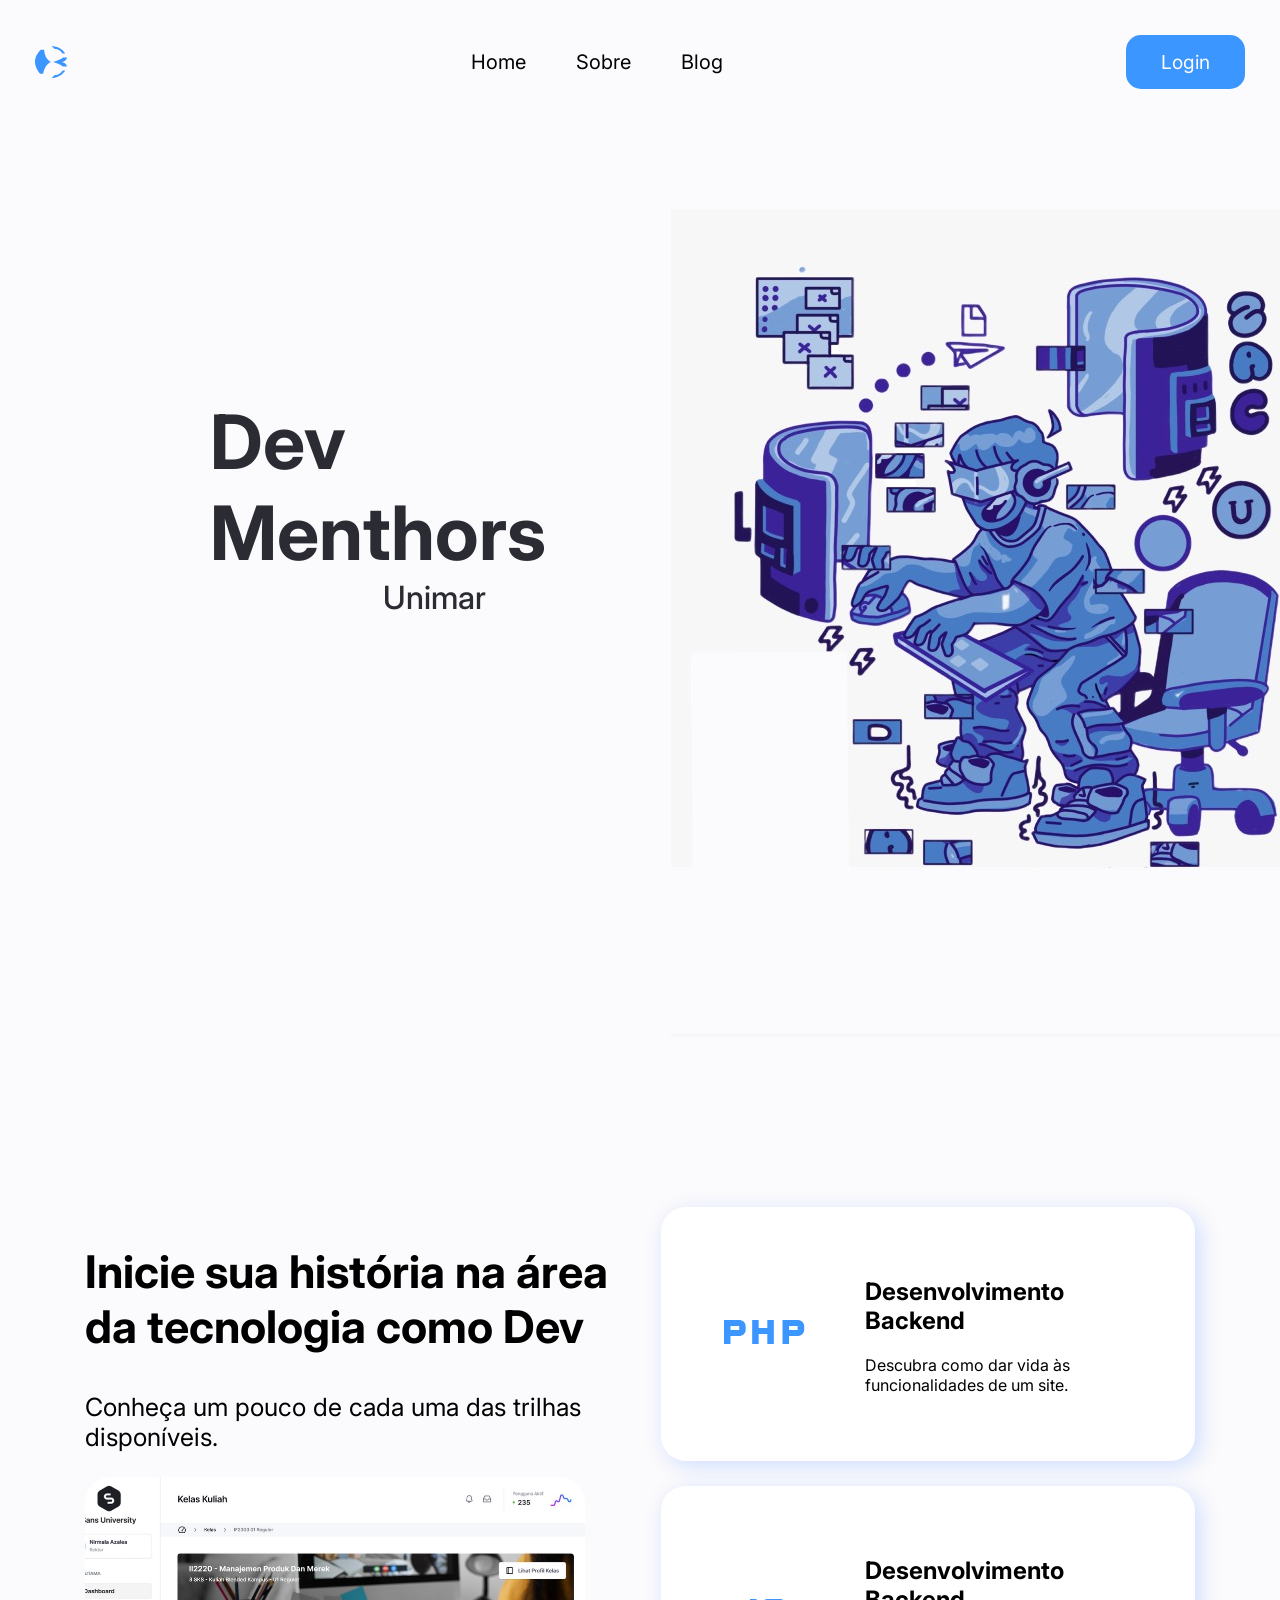
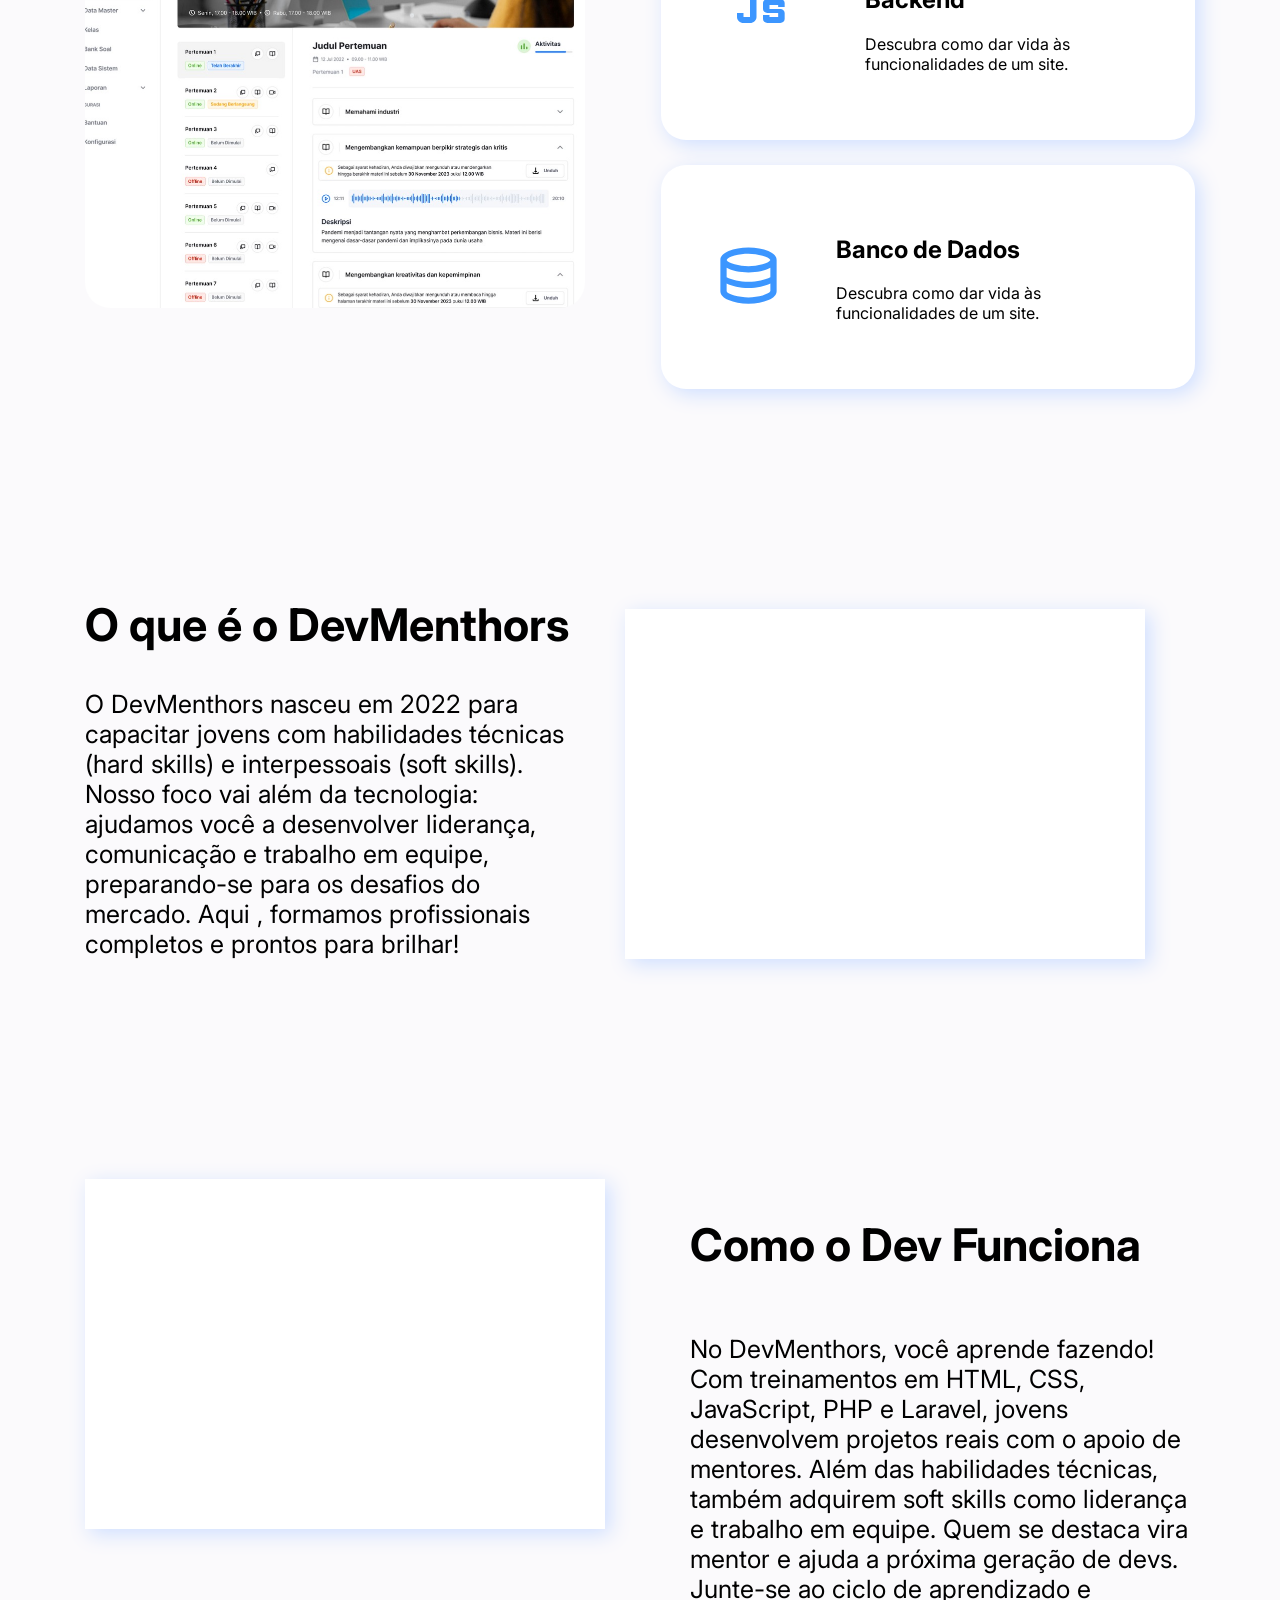
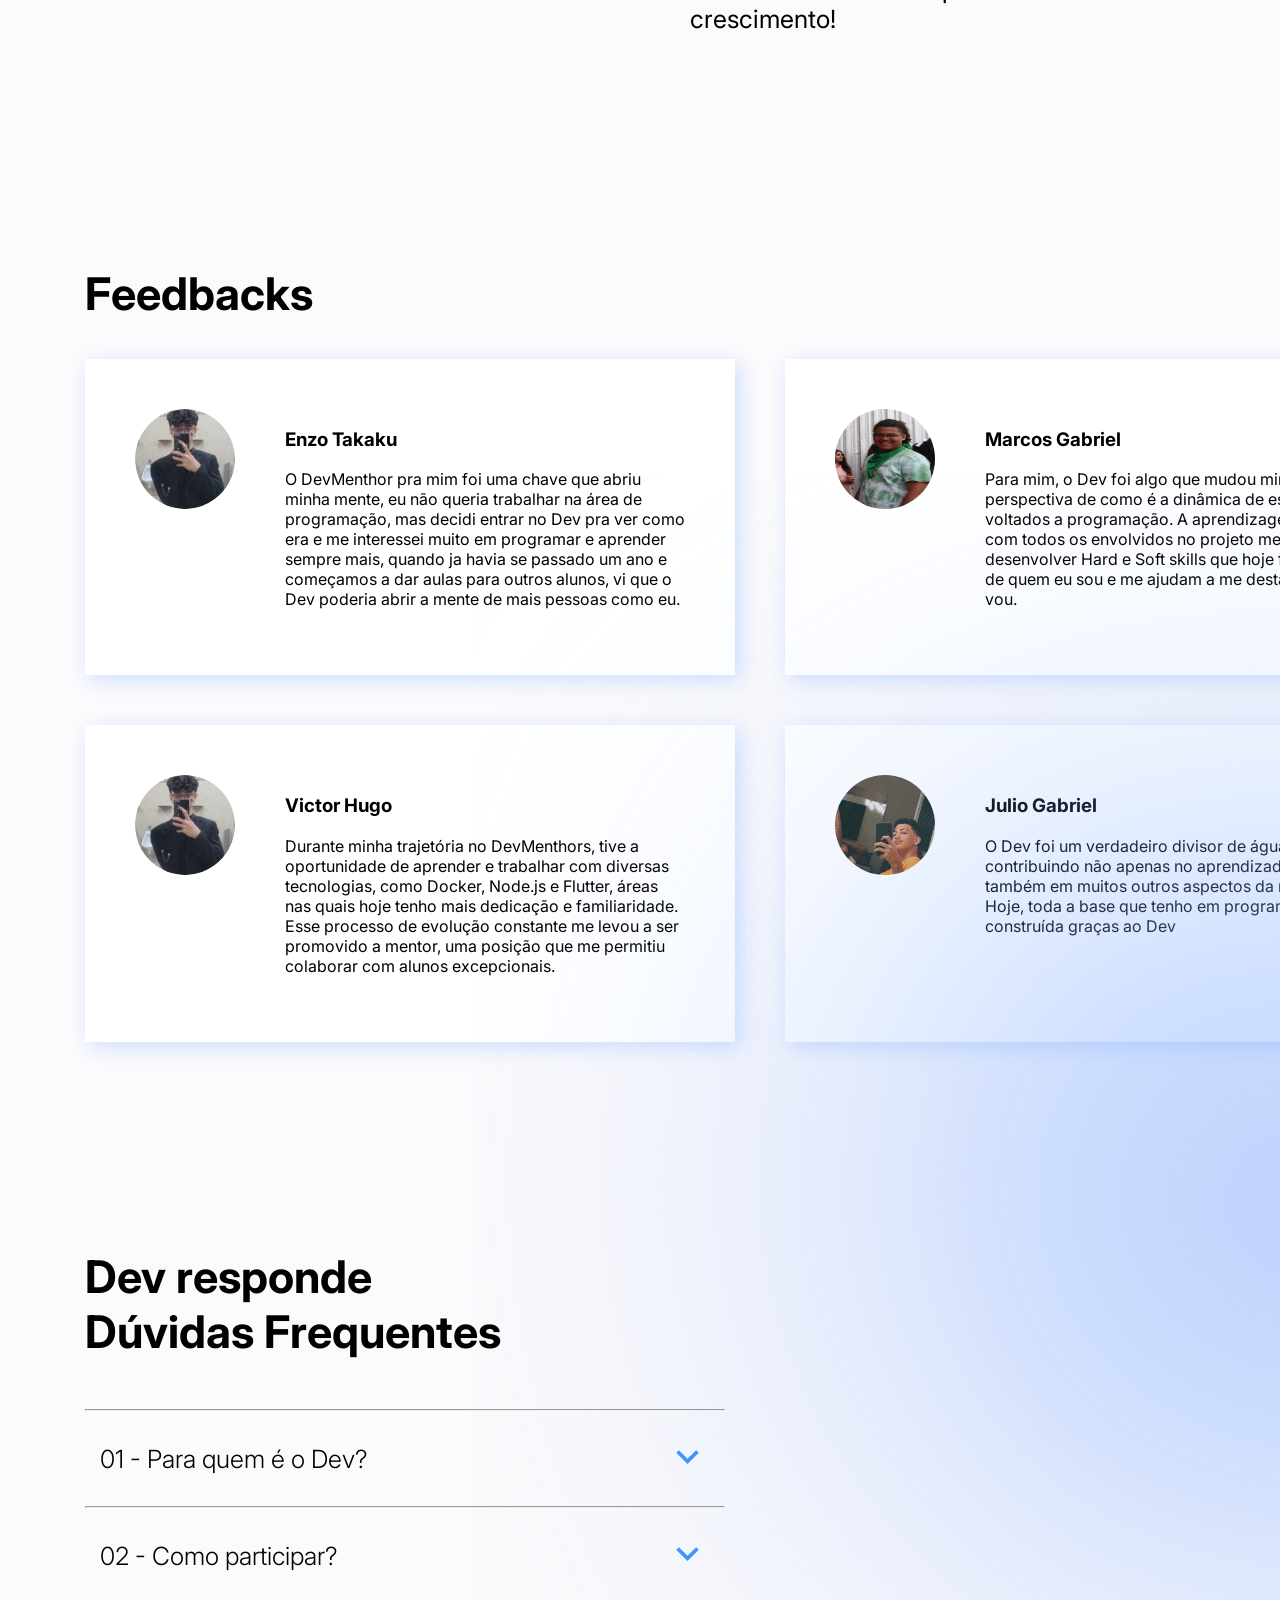
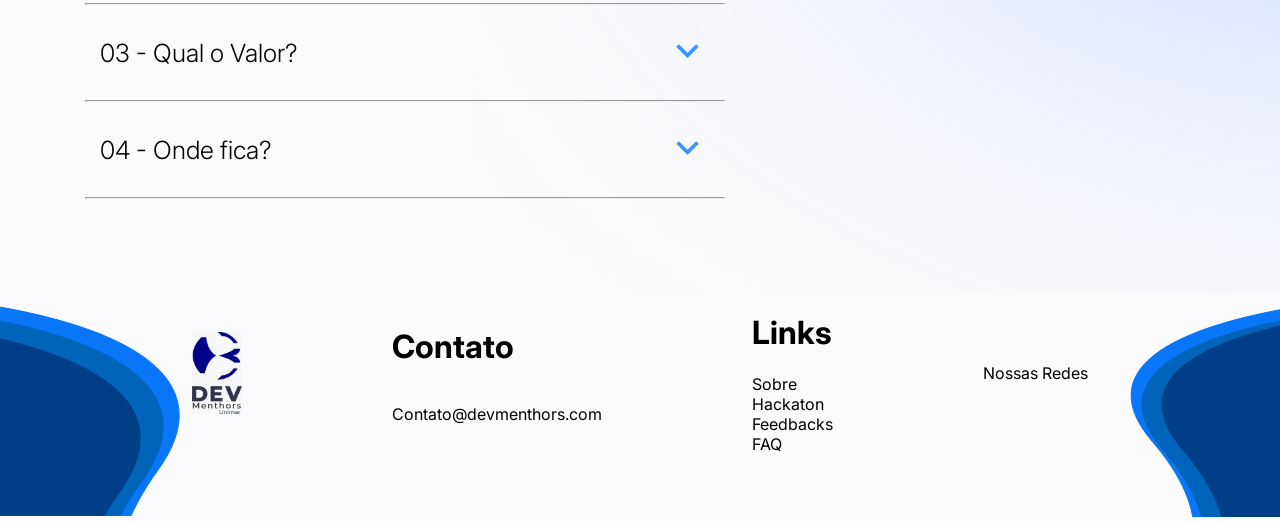
<file: index.html>
<!DOCTYPE html>
<html lang="pt-br">
<head>
    <meta charset="UTF-8">
    <meta name="viewport" content="width=device-width, initial-scale=1.0">
    <link rel="stylesheet" href="styles.css">
    <script src="./script.js"></script>
    <title>DevMenthors - Home</title>
</head>
<body>

    <header class="header">

        <div class="interactive icon">
            <svg width="32" height="33" viewBox="0 0 32 33" fill="none" xmlns="http://www.w3.org/2000/svg">
                <path d="M5.77761 3.76664H9.15982C9.15982 3.76664 9.16668 12.1306 15.716 16.0208C15.716 16.0208 10.1369 18.0804 8.07742 27.6915H5.10712C5.10941 27.6915 -6.81984 15.998 5.77761 3.76664Z" fill="#3C96FF"/>
                <path d="M17.6588 16.0208C17.6588 16.0208 25.4713 13.9613 27.9885 11.4441H32C32 11.4441 31.4966 16.0208 25.6223 16.0208H17.6588Z" fill="#3C96FF"/>
                <path d="M17.6588 16.0208C17.6588 16.0208 25.4713 18.0804 27.9885 20.5976H32C32 20.5976 31.4966 16.0208 25.6223 16.0208H17.6588Z" fill="#3C96FF"/>
                <path d="M16.5466 0L19.7504 2.97716C19.7504 2.97716 24.3271 2.51949 27.5308 7.55389H30.2105C30.2105 7.55389 26.3866 0.22426 16.5466 0Z" fill="#3C96FF"/>
                <path d="M16.5466 32.0417L19.7504 29.0645C19.7504 29.0645 24.3271 29.5222 27.5308 24.4878H30.2105C30.2105 24.4878 26.3866 31.8151 16.5466 32.0417Z" fill="#3C96FF"/>
            </svg>
        </div>

        <div style="display: flex; gap: 50px">
            <a><label class="interactive header-title"> Home </label></a>
            <a href="#sobre"><label class="interactive header-title"> Sobre </label></a>
            <a><label class="interactive header-title"> Blog </label></a>
        </div>

        <a> <button class="button interactive"> Login </button> </a>
    </header>

    <section class="hero section">

        <div class="hero-container">
            <div class="devmenthors-title">
                <h1> Dev Menthors <span>Unimar</span></h1> 
            </div>
            <img src="./assets/hero-img.jpeg">
        </div>
        
    </section>

    <section class="inicie section">
        <div class="inicie-container">
            <div class="inicie-left">
                <h1> Inicie sua história na área da tecnologia como Dev </h1>
                <p> Conheça um pouco de cada uma das trilhas disponíveis. </p>
                <img style="width: 500px;" class="center bordered" src="./assets/naosei.jpeg">
            </div>

            <div class="inicie-right"> 
                <div style="display: flex; flex-direction: column; gap: 25px"> 

                <div class="card flex-row interactive" style="gap: 50px">

                    <div class="center">
                        <svg width="104" height="96" viewBox="0 0 104 96" fill="none" xmlns="http://www.w3.org/2000/svg">
                            <path d="M13 60V36H28.1667C29.9 36 31.4167 36.6 32.7167 37.8C34.0167 39 34.6667 40.4 34.6667 42V46C34.6667 47.6 34.0167 49 32.7167 50.2C31.4167 51.4 29.9 52 28.1667 52H19.5V60H13ZM41.1667 60V36H47.6667V44H56.3333V36H62.8333V60H56.3333V50H47.6667V60H41.1667ZM71.5 60V36H86.6667C88.4 36 89.9167 36.6 91.2167 37.8C92.5167 39 93.1667 40.4 93.1667 42V46C93.1667 47.6 92.5167 49 91.2167 50.2C89.9167 51.4 88.4 52 86.6667 52H78V60H71.5ZM19.5 46H28.1667V42H19.5V46ZM78 46H86.6667V42H78V46Z" fill="#3C96FF"/>
                        </svg>
                    </div>

                    <div>
                        <h1> Desenvolvimento Backend</h1>
                        <p> Descubra como dar vida às funcionalidades de um site.</p>
                    </div>
                </div>

                <div class="card flex-row interactive" style="gap: 50px">

                    <div class="center">
                        <svg width="104" height="96" viewBox="0 0 104 96" fill="none" xmlns="http://www.w3.org/2000/svg">
                        <path d="M32.5 60C30.6944 60 29.1597 59.4167 27.8958 58.25C26.6319 57.0833 26 55.6667 26 54V50H32.5V54H39V36H45.5V54C45.5 55.6667 44.8681 57.0833 43.6042 58.25C42.3403 59.4167 40.8056 60 39 60H32.5ZM56.3333 60C55.1056 60 54.0764 59.6167 53.2458 58.85C52.4153 58.0833 52 57.1333 52 56V52H58.5V54H67.1667V50H56.3333C55.1056 50 54.0764 49.6167 53.2458 48.85C52.4153 48.0833 52 47.1333 52 46V40C52 38.8667 52.4153 37.9167 53.2458 37.15C54.0764 36.3833 55.1056 36 56.3333 36H69.3333C70.5611 36 71.5903 36.3833 72.4208 37.15C73.2514 37.9167 73.6667 38.8667 73.6667 40V44H67.1667V42H58.5V46H69.3333C70.5611 46 71.5903 46.3833 72.4208 47.15C73.2514 47.9167 73.6667 48.8667 73.6667 50V56C73.6667 57.1333 73.2514 58.0833 72.4208 58.85C71.5903 59.6167 70.5611 60 69.3333 60H56.3333Z" fill="#3C96FF"/>
                        </svg>
                    </div>

                    <div>
                        <h1> Desenvolvimento Backend</h1>
                        <p> Descubra como dar vida às funcionalidades de um site.</p>
                    </div>
                </div>

                <div class="card flex-row interactive" style="gap: 50px">

                    <div class="center">
                        <svg width="75" height="75" viewBox="0 0 75 75" fill="none" xmlns="http://www.w3.org/2000/svg">
                        <path d="M37.5 65.625C29.6354 65.625 22.9818 64.4141 17.5391 61.9922C12.0964 59.5703 9.375 56.6146 9.375 53.125V21.875C9.375 18.4375 12.1224 15.4948 17.6172 13.0469C23.112 10.599 29.7396 9.375 37.5 9.375C45.2604 9.375 51.888 10.599 57.3828 13.0469C62.8776 15.4948 65.625 18.4375 65.625 21.875V53.125C65.625 56.6146 62.9036 59.5703 57.4609 61.9922C52.0182 64.4141 45.3646 65.625 37.5 65.625ZM37.5 28.2031C42.1354 28.2031 46.7969 27.5391 51.4844 26.2109C56.1719 24.8828 58.8021 23.4635 59.375 21.9531C58.8021 20.4427 56.1849 19.0104 51.5234 17.6562C46.862 16.3021 42.1875 15.625 37.5 15.625C32.7604 15.625 28.112 16.2891 23.5547 17.6172C18.9974 18.9453 16.3542 20.3906 15.625 21.9531C16.3542 23.5156 18.9974 24.9479 23.5547 26.25C28.112 27.5521 32.7604 28.2031 37.5 28.2031ZM37.5 43.75C39.6875 43.75 41.7969 43.6458 43.8281 43.4375C45.8594 43.2292 47.7995 42.9297 49.6484 42.5391C51.4974 42.1484 53.2422 41.6667 54.8828 41.0938C56.5234 40.5208 58.0208 39.8698 59.375 39.1406V29.7656C58.0208 30.4948 56.5234 31.1458 54.8828 31.7188C53.2422 32.2917 51.4974 32.7734 49.6484 33.1641C47.7995 33.5547 45.8594 33.8542 43.8281 34.0625C41.7969 34.2708 39.6875 34.375 37.5 34.375C35.3125 34.375 33.1771 34.2708 31.0938 34.0625C29.0104 33.8542 27.0443 33.5547 25.1953 33.1641C23.3464 32.7734 21.6146 32.2917 20 31.7188C18.3854 31.1458 16.9271 30.4948 15.625 29.7656V39.1406C16.9271 39.8698 18.3854 40.5208 20 41.0938C21.6146 41.6667 23.3464 42.1484 25.1953 42.5391C27.0443 42.9297 29.0104 43.2292 31.0938 43.4375C33.1771 43.6458 35.3125 43.75 37.5 43.75ZM37.5 59.375C39.8958 59.375 42.3307 59.1927 44.8047 58.8281C47.2786 58.4635 49.5573 57.9818 51.6406 57.3828C53.724 56.7839 55.4688 56.1068 56.875 55.3516C58.2812 54.5964 59.1146 53.8281 59.375 53.0469V45.3906C58.0208 46.1198 56.5234 46.7708 54.8828 47.3438C53.2422 47.9167 51.4974 48.3984 49.6484 48.7891C47.7995 49.1797 45.8594 49.4792 43.8281 49.6875C41.7969 49.8958 39.6875 50 37.5 50C35.3125 50 33.1771 49.8958 31.0938 49.6875C29.0104 49.4792 27.0443 49.1797 25.1953 48.7891C23.3464 48.3984 21.6146 47.9167 20 47.3438C18.3854 46.7708 16.9271 46.1198 15.625 45.3906V53.125C15.8854 53.9062 16.7057 54.6615 18.0859 55.3906C19.4661 56.1198 21.1979 56.7839 23.2812 57.3828C25.3646 57.9818 27.6562 58.4635 30.1562 58.8281C32.6562 59.1927 35.1042 59.375 37.5 59.375Z" fill="#3C96FF"/>
                        </svg>

                    </div>

                    <div>
                        <h1> Banco de Dados </h1>
                        <p> Descubra como dar vida às funcionalidades de um site.</p>
                    </div>
                </div>

                </div>

            </div>
        </div>
    </section>

    <section class="sobre section" id="sobre">
        <div class="flex-row">
            <div style="width: 50%;">
                <h1 style="font-weight: bold; font-size: 45px"> O que é o DevMenthors </h1>
                <p style="font-size: 25px;"> O DevMenthors nasceu em 2022 para capacitar jovens com habilidades técnicas (hard skills) e interpessoais (soft skills). Nosso foco vai além da tecnologia: ajudamos você a desenvolver liderança, comunicação e trabalho em equipe, preparando-se para os desafios do mercado. Aqui , formamos profissionais completos e prontos para brilhar!</p>
            </div>

            <div class="flex center" style="margin: 50px;">
                <div class="white-container"></div>
            </div>
        </div>
    </section>

    <section class="comofunciona flex-row section" style="gap: 85px;">
        <div class="flex-row">
            <div class="white-container"></div>
        </div>
        <div class="flex-col">
            <h1 style="font-size: 45px; font-weight: bold;"> Como o Dev Funciona </h1>
            <p style="font-size: 25px;"> No DevMenthors, você aprende fazendo! Com treinamentos em HTML, CSS, JavaScript, PHP e Laravel, jovens desenvolvem projetos reais com o apoio de mentores. Além das habilidades técnicas, também adquirem soft skills como liderança e trabalho em equipe. Quem se destaca vira mentor e ajuda a próxima geração de devs. Junte-se ao ciclo de aprendizado e crescimento!</p>
        </div>
    </section>

    <section class="feedback section" id="feedback">
        <h1 style="font-size: 45px;"> Feedbacks </h1>
            <div class="feed-container" id="feed-container"></div>
            <div aria-hidden="true" class="feed-container2" id="feed-container2"></div>
    </section>

    <section id="duvidas">
        <div class="flex-row flex" style="position: relative;" >
                <div class="footer-left section" style="width: 50%; z-index: 1;">
                    <h1 style="font-size: 45px; margin-bottom: 50px;">Dev responde <br> Dúvidas Frequentes</h1>

                    <hr>

                    <div class="flex-col" style="padding: 15px;">
                        <div class="flex-row between">
                        <label style="font-size: 25px; font-weight: 300;"> 01 - Para quem é o Dev? </label>
                        <div class="arrow">
                            <svg width="45" height="45" viewBox="0 0 45 45" fill="none" xmlns="http://www.w3.org/2000/svg">
                                <path d="M33.75 18.75L22.5 30L11.25 18.75L13.875 16.125L22.5 24.75L31.125 16.125L33.75 18.75Z" fill="#3C96FF"/>
                            </svg>
                        </div>
                        </div>
                        <div>
                            <p class="texto-duvidas texto-duvidas-before"> Lorem, ipsum dolor sit amet consectetur adipisicing elit. Dicta maiores nostrum hic, molestiae eaque dolorum libero inventore, quisquam ex vero aspernatur illo ab doloremque quidem? Porro quia delectus beatae eius?</p>
                        </div>
                    </div>
                    <hr>

                    <div class="flex-col" style="padding: 15px;">
                        <div class="flex-row between">
                        <label style="font-size: 25px; font-weight: 300;"> 02 - Como participar? </label>
                        <div class="arrow">
                            <svg width="45" height="45" viewBox="0 0 45 45" fill="none" xmlns="http://www.w3.org/2000/svg">
                                <path d="M33.75 18.75L22.5 30L11.25 18.75L13.875 16.125L22.5 24.75L31.125 16.125L33.75 18.75Z" fill="#3C96FF"/>
                            </svg>
                        </div>
                        </div>
                        <div>
                            <p class="texto-duvidas texto-duvidas-before"> Lorem, ipsum dolor sit amet consectetur adipisicing elit. Dicta maiores nostrum hic, molestiae eaque dolorum libero inventore, quisquam ex vero aspernatur illo ab doloremque quidem? Porro quia delectus beatae eius?</p>
                        </div>
                    </div>
                    <hr>

                    <div class="flex-col" style="padding: 15px;">
                        <div class="flex-row between">
                        <label style="font-size: 25px; font-weight: 300;"> 03 - Qual o Valor? </label>
                        <div class="arrow">
                            <svg width="45" height="45" viewBox="0 0 45 45" fill="none" xmlns="http://www.w3.org/2000/svg">
                                <path d="M33.75 18.75L22.5 30L11.25 18.75L13.875 16.125L22.5 24.75L31.125 16.125L33.75 18.75Z" fill="#3C96FF"/>
                            </svg>
                        </div>
                        </div>
                        <div>
                            <p class="texto-duvidas texto-duvidas-before"> Lorem, ipsum dolor sit amet consectetur adipisicing elit. Dicta maiores nostrum hic, molestiae eaque dolorum libero inventore, quisquam ex vero aspernatur illo ab doloremque quidem? Porro quia delectus beatae eius?</p>
                        </div>
                    </div>
                    <hr>

                    <div class="flex-col" style="padding: 15px;">
                        <div class="flex-row between">
                        <label style="font-size: 25px; font-weight: 300;"> 04 - Onde fica? </label>
                        <div class="arrow">
                            <svg width="45" height="45" viewBox="0 0 45 45" fill="none" xmlns="http://www.w3.org/2000/svg">
                                <path d="M33.75 18.75L22.5 30L11.25 18.75L13.875 16.125L22.5 24.75L31.125 16.125L33.75 18.75Z" fill="#3C96FF"/>
                            </svg>
                        </div>
                        </div>
                        <div>
                            <p class="texto-duvidas texto-duvidas-before"> Lorem, ipsum dolor sit amet consectetur adipisicing elit. Dicta maiores nostrum hic, molestiae eaque dolorum libero inventore, quisquam ex vero aspernatur illo ab doloremque quidem? Porro quia delectus beatae eius?</p>
                        </div>
                    </div>
                    <hr>
                </div>

                <div style="z-index: 0; position: absolute; right: 0; bottom: 10; justify-content: right; align-items: end; padding: 0px; display: flex; pointer-events: none;" class="footer-right">
                    <svg width="809" height="1417" viewBox="0 0 809 1417" fill="none" xmlns="http://www.w3.org/2000/svg">
                        <g filter="url(#filter0_f_1_91)">
                        <path d="M1166 726C1166 878.431 1194.72 1017.99 997 1017.99C799.282 1017.99 450 878.431 450 726C450 573.569 610.282 450 808 450C1005.72 450 1166 573.569 1166 726Z" fill="#82AEFF"/>
                        </g>
                        <defs>
                        <filter id="filter0_f_1_91" x="0" y="0" width="1617.46" height="1467.99" filterUnits="userSpaceOnUse" color-interpolation-filters="sRGB">
                        <feFlood flood-opacity="0" result="BackgroundImageFix"/>
                        <feBlend mode="normal" in="SourceGraphic" in2="BackgroundImageFix" result="shape"/>
                        <feGaussianBlur stdDeviation="225" result="effect1_foregroundBlur_1_91"/>
                        </filter>
                        </defs>
                    </svg>

                </div>
            </div>
    </section>
    

    <footer style="padding-bottom: 50px;">
        <div class="flex-col" style="position: relative;">
            <div class="absolute svg-footer" style="left: 0; bottom: 1">
                <svg width="530" height="224" viewBox="0 0 530 224" fill="none" xmlns="http://www.w3.org/2000/svg">
                    <path d="M158 178C256.4 41.2 -11.6667 2.66667 -158 0.5L-341 2.5L-332.5 578H-199H486C530.833 531.833 578.9 439.5 412.5 439.5C204.5 439.5 35 349 158 178Z" fill="#0876F6" stroke="#0876F6"/>
                    <path d="M142 189C240.4 52.2 -27.6667 13.6667 -174 11.5L-357 13.5L-348.5 589H-215H470C514.833 542.833 562.9 450.5 396.5 450.5C188.5 450.5 19 360 142 189Z" fill="#0064BB" stroke="#0064BB"/>
                    <path d="M120 201C218.4 64.2 -49.6667 25.6667 -196 23.5L-379 25.5L-370.5 601H-237H448C492.833 554.833 540.9 462.5 374.5 462.5C166.5 462.5 -3 372 120 201Z" fill="#003F88" stroke="#0064BB"/>
                </svg>
            </div>

            <div class="flex flex-row center" style="text-align: center; gap: 150px;">
                <img src="./assets/devMenthorsico-footer.jpeg" style="width: 50px;">

                <div class="flex-col" style="text-align: left;">
                    <h1> Contato </h1>
                    <p> Contato@devmenthors.com </p>
                </div>

                <div class="flex-col" style="text-align: left;">
                    <h1> Links </h1>
                    <a class="interactive"><label> Sobre</label></a>
                    <a class="interactive"><label> Hackaton</label></a>
                    <a class="interactive"><label> Feedbacks</label></a>
                    <a class="interactive"><label> FAQ</label></a>
                </div>

                <a class="interactive"> Nossas Redes </a>
            </div>


            <div class="absolute svg-footer" style="right: 0; bottom: 1">
                <svg width="499" height="225" viewBox="0 0 499 225" fill="none" xmlns="http://www.w3.org/2000/svg">
                    <path d="M371.36 149.569C272.932 34.681 541.074 2.31962 687.449 0.5L870.5 2.17965L861.998 485.5H728.46L43.2679 485.5C-1.578 446.728 -49.6582 369.184 116.789 369.184C324.847 369.184 494.395 293.18 371.36 149.569Z" fill="#0876F6" stroke="#0876F6"/>
                    <path d="M382.36 158.569C283.932 43.681 552.074 11.3196 698.449 9.5L881.5 11.1797L872.998 494.5H739.46L54.2679 494.5C9.422 455.728 -38.6582 378.184 127.789 378.184C335.847 378.184 505.395 302.18 382.36 158.569Z" fill="#0064BB" stroke="#0064BB"/>
                    <path d="M401.36 158.569C302.932 43.681 571.074 11.3196 717.449 9.5L900.5 11.1797L891.998 494.5H758.46L73.2679 494.5C28.422 455.728 -19.6582 378.184 146.789 378.184C354.847 378.184 524.395 302.18 401.36 158.569Z" fill="#003F88" stroke="#0064BB"/>
                </svg>
            </div>

        </div>
    </footer>

</body>
</html>
</file>
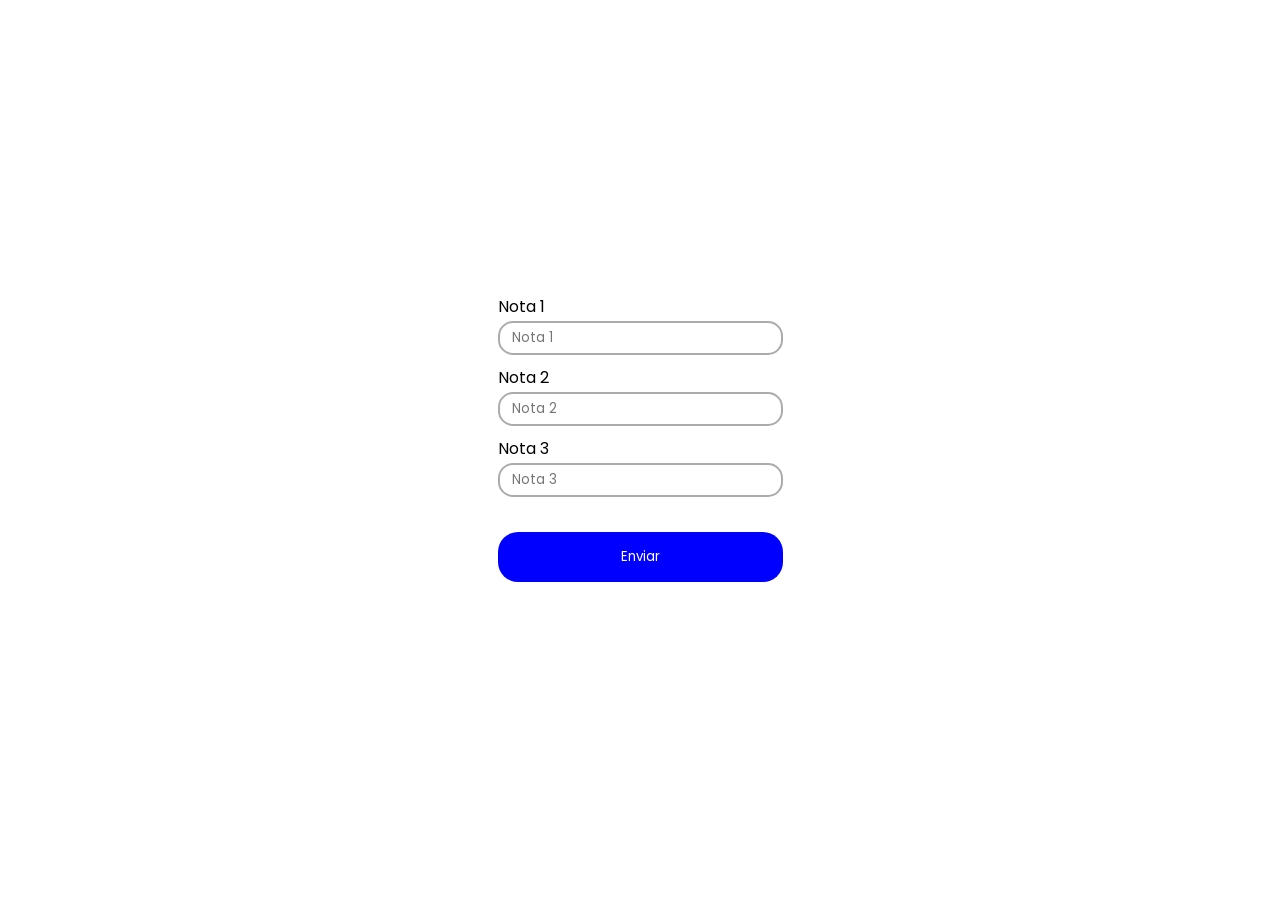
<file: outras aulas/index.html>
<!DOCTYPE html>
<html lang="en">
<head>
    <meta charset="UTF-8">
    <meta name="viewport" content="width=device-width, initial-scale=1.0">
    <title>Javascript Teste </title>
    <link rel="stylesheet" href="./styles.css">
    <script src="./script.js"></script>
</head>
<body>
    <div style="display: flex; flex-direction: column; height: 100dvh; justify-content: center; align-items: center;">

        <div class="container">
            <div style="display: flex; width: 100%; gap: 2px; justify-content: center; align-items: center; flex-direction: column;">
                <div style="display: flex; width: 100%; justify-content: start; align-items: start;">
                <label> Nota 1 </label>
                </div>
                <input placeholder="Nota 1" class="input" id="input1">
            </div>

            <div style="display: flex; width: 100%; gap: 2px; justify-content: center; align-items: center; flex-direction: column;">
                <div style="display: flex; width: 100%; justify-content: start; align-items: start;">
                <label> Nota 2 </label>
                </div>
                <input placeholder="Nota 2" class="input" id="input2">
            </div>

            <div style="display: flex; width: 100%; gap: 2px; justify-content: center; align-items: center; flex-direction: column;">
                <div style="display: flex; width: 100%; justify-content: start; align-items: start;">
                <label> Nota 3 </label>
                </div>
                <input placeholder="Nota 3" class="input" id="input3">
            </div>
            <button id="submit" class="interactive" style="padding: 15px 25px; border: none; border-radius: 20px; background-color: blue; color: white; margin: 25px; width: 100%;"> Enviar </button>
        </div>
    </div>
</body>
</html>
</file>
<file: styles.css>
@import url('https://fonts.googleapis.com/css2?family=Inter:ital,opsz,wght@0,14..32,100..900;1,14..32,100..900&display=swap');


* {
    font-family: "Inter", 'sans-serif';
    scroll-behavior: smooth;
    max-height: 100%;
}

a {
    text-decoration: none;
    color: black;
}

body {
    background-color: #FBFAFC;
    padding: 0px;
    margin: 0px;
    min-width: 100vw;
    min-height: 100vh;
    overflow-x: hidden;
}

header {
    display: flex;
    flex-direction: row;
    gap: 50px;
    align-items: center;
    justify-content: space-between;
    text-align: center;
    padding: 35px;
}


.header-title {
    font-size: 20px;   
}

.icon {
    display: flex;
}

.button {
    background-color: #3C96FF;
    padding: 15px 35px 15px 35px;
    border: none;
    border-radius: 15px;
    color: white;
    font-size: larger;
}


/* HERO */

.hero-container {
    display: flex;
    flex-direction: row;
    justify-content: space-between;
}

.devmenthors-title {
    display: flex;
    font-size: 50px;
    padding: 125px;
}
.devmenthors-title h1 {
    display: flex;
    color: #2B2B33;
    font-weight: bold;
    flex-direction: column;
    width: auto;
}
.devmenthors-title h1 span {
    font-size: 32px;
    margin-right: 60px;
    font-weight: 500;
    text-align: end;
}


/* INICIE */

.inicie-container {
    display: flex;
    gap: 25px;
}

.card {
    padding: 50px;
    background-color: white;
    border-radius: 25px;
    filter: drop-shadow(5px 5px 10px #CEDEFF);
}

.inicie-container .inicie-right {
    width: 90%;
}

.inicie-left h1 {
    font-size: 45px;
}
.inicie-left p {
    font-size: 25px;
}

/* SOBRE */
.sobre {
    padding: 50px 0px 50px;
}

/* FEEDBACK */


.feed-card {
    display: flex;
    background-color: white;
    padding: 50px;
    gap: 50px;
    width: 650px;
    flex-shrink: 0;
    box-sizing: border-box;
    filter: drop-shadow(5px 5px 10px #CEDEFF);
}

.feed-container {
    display: flex;
    gap: 50px;
    animation: "scrolling" infinite linear 30s;
    margin-bottom: 50px;
}

.feed-container2 {
    display: flex;
    gap: 50px;
    animation: "scrolling" reverse infinite linear 30s;
}

@keyframes scrolling {
    0% {
        transform: translateX(0px);
    }
    100% {
        transform: translateX(-100%);
    }
}


/* DUVIDAS */

.arrow {
    transition: all ease-in-out 250ms;
    cursor: pointer;
}
.arrow-clicked {
    transform: rotate(180deg);
}
.arrow:hover {
    scale: 0.95;
}
.arrow:active {
    scale: 1.05;
}



.texto-duvidas {
    transition: all ease-in-out 250ms;
    font-size: 18px; 
    height: fit-content;
}

.texto-duvidas-before {
    height: 0px;
    display: none;
}

/* INTERACTIVE - ANIMATION */

.interactive {
    transition: all ease-in-out 500ms;
    cursor: pointer;
}

.interactive:hover {
    scale: 0.95;
}
.interactive:active {
    scale: 1.05;
}


/* CLASSES GERAIS */

.flex-row {
    display: flex;
    flex-direction: row;
}

.center {
    justify-content: center;
    align-items: center;
    align-content: center;
    text-align: center;
}

.between {
    justify-content: space-between;
    align-items: center;
}

.flex-col {
    display: flex;
    flex-direction: column;
}

.bordered {
    border: none;
    border-radius: 25px;
}

.absolute {
    position: absolute;
}

.section {
    padding: 85px;
}

.white-container {
    width: 520px;
    height: 350px;
    background-color: white;
    filter: drop-shadow(5px 5px 10px #CEDEFF);
}

.svg-footer {
    box-sizing: border-box;
    pointer-events: none;
}
</file>
<file: outras aulas/styles.css>
@import url('https://fonts.googleapis.com/css2?family=Poppins:ital,wght@0,100;0,200;0,300;0,400;0,500;0,600;0,700;0,800;0,900;1,100;1,200;1,300;1,400;1,500;1,600;1,700;1,800;1,900&display=swap');

* {
    font-family: "Poppins", sans-serif;
    margin: 0;
    padding: 0;
}

.container {
    display: flex;
    flex-direction: column;
    justify-content: center;
    align-items: center;
    gap: 10px;
}

.input {
    padding: 5px 12px;
    border-radius: 15px;
    border: solid #ABABAB 2px;
}

.interactive {
    transition: all ease-in-out 200ms;
    cursor: pointer;
}
.interactive:hover {
    scale: 1.05;
}
.interactive:active {
    scale: 0.95;
}
</file>
